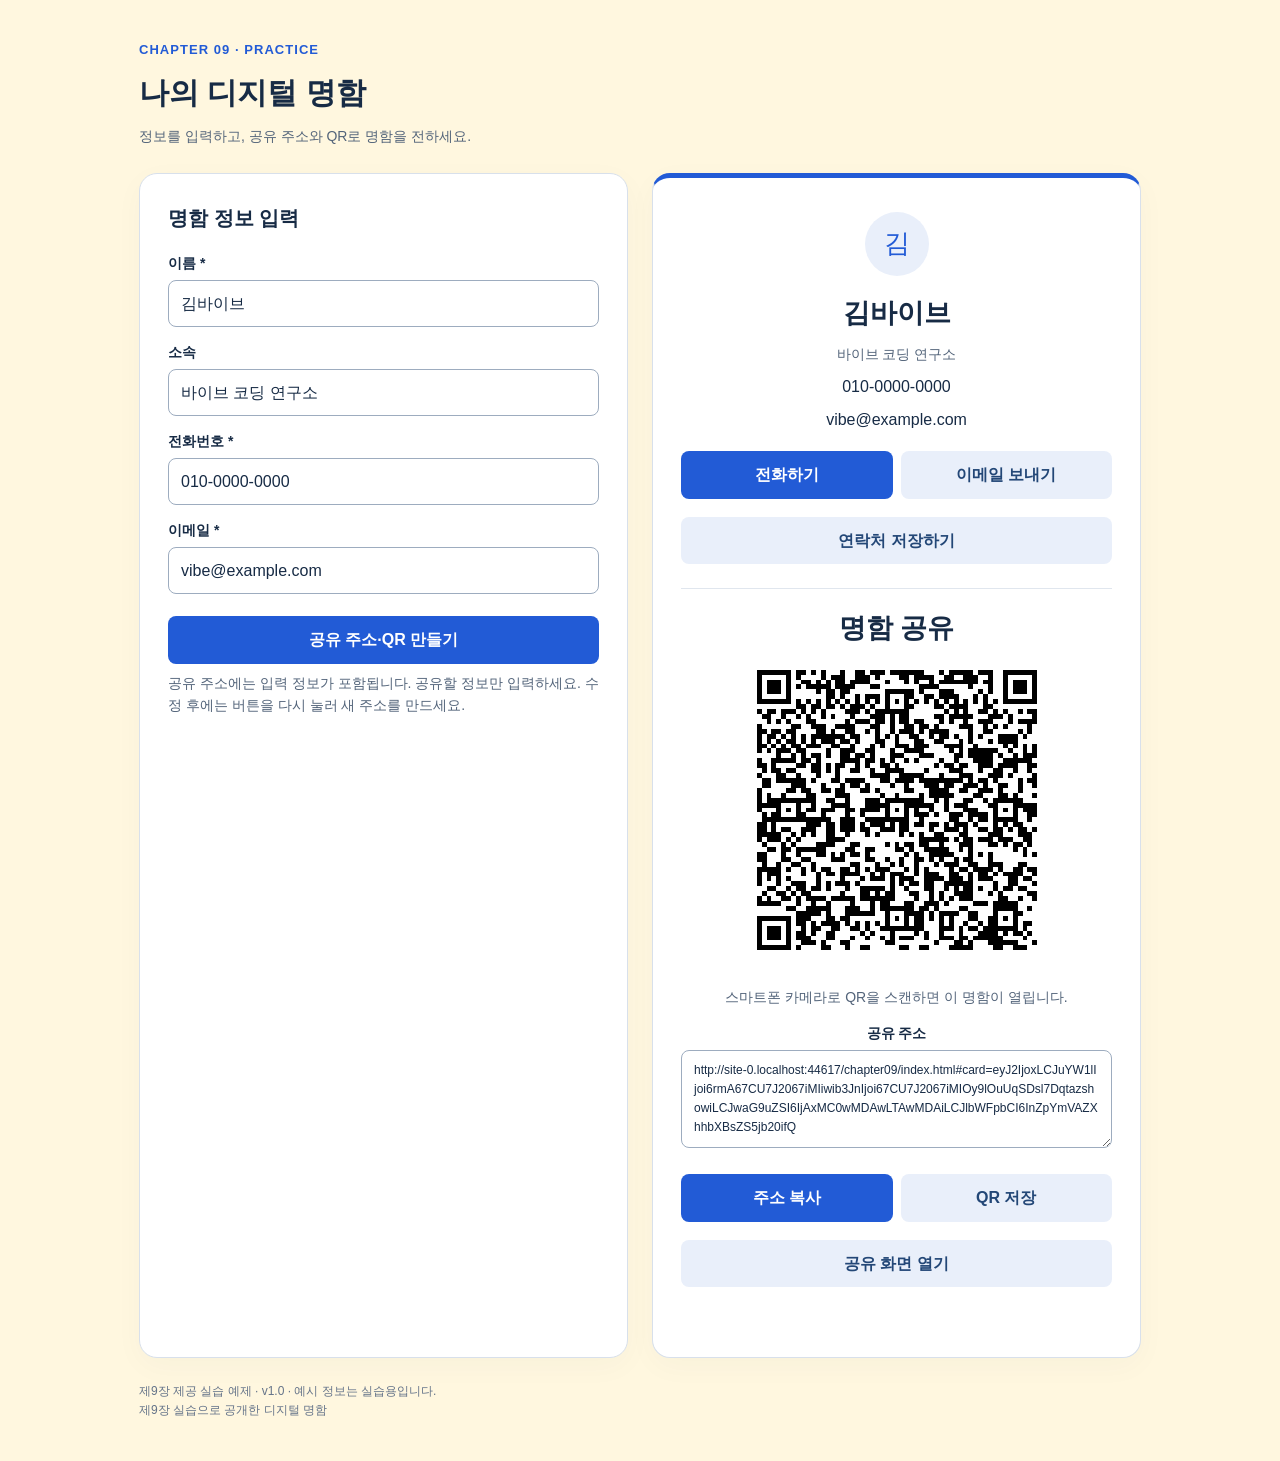
<file: chapter09/index.html>
<!doctype html>
<html lang="ko">
<head>
<meta charset="utf-8">
<meta name="viewport" content="width=device-width,initial-scale=1">
<title>나의 디지털 명함 | 제9장 실습</title>
<style>
:root{
color-scheme:light;
--viewer-bg:#fff7df;
--ink:#172b45;
--accent:#225bd6}
*{
box-sizing:border-box}
body{
margin:0;
background:var(--viewer-bg);
color:var(--ink);
font-family:Arial,"Malgun Gothic",sans-serif;
line-height:1.6}
main{
max-width:1050px;
margin:40px auto;
padding:0 24px}
header{
margin-bottom:26px}
.eyebrow{
font-size:13px;
font-weight:700;
color:var(--accent);
letter-spacing:.08em}
h1{
font-size:30px;
margin:8px 0}
h2{
font-size:20px;
margin:0 0 18px}
p{
margin:8px 0}
.muted{
color:#53647a;
font-size:14px}
.layout{
display:grid;
grid-template-columns:1fr 1fr;
gap:24px}
.panel{
background:white;
padding:28px;
border:1px solid #d8e0eb;
border-radius:18px;
box-shadow:0 8px 30px #20305008}
label{
display:block;
font-size:14px;
font-weight:700;
margin:14px 0 5px}
input,textarea{
font:inherit;
width:100%;
padding:10px 12px;
border:1px solid #9dacbf;
border-radius:8px;
background:white;
color:var(--ink)}
textarea{
font-size:12px;
resize:vertical;
word-break:break-all}
button,.button{
font:inherit;
cursor:pointer;
border:0;
border-radius:8px;
padding:11px 16px;
background:var(--accent);
color:white;
text-decoration:none;
display:inline-block;
text-align:center;
font-weight:700}
button:disabled{
opacity:.45;
cursor:default}
.secondary{
background:#e9effa;
color:#234777}
.actions{
display:flex;
flex-wrap:wrap;
gap:8px;
margin-top:18px}
.actions>*{
flex:1}
form>button{
width:100%;
margin-top:22px}
.card{
text-align:center;
border-top:5px solid var(--accent)}
.avatar{
display:grid;
place-items:center;
width:64px;
height:64px;
background:#e9effa;
color:var(--accent);
border-radius:50%;
font-size:26px;
margin:6px auto 16px}
.card h2{
font-size:27px;
margin:0}
.contact{
overflow-wrap:anywhere}
.qrbox{
text-align:center;
margin-top:24px;
border-top:1px solid #e0e6ee;
padding-top:18px}
canvas{
max-width:100%;
height:auto;
image-rendering:pixelated}
#status{
min-height:26px;
font-size:14px;
color:#225035}
#error{
color:#a22222;
background:#fff0ef;
padding:12px;
border-radius:8px}
footer{
font-size:12px;
color:#647389;
margin:24px 0}
body.viewer main{
max-width:580px}
body.viewer .layout{
display:block}
[hidden]{
display:none!important}
:focus-visible{
outline:3px solid #ef9c00;
outline-offset:3px}
@media(max-width:700px){
main{
margin:24px auto;
padding:0 16px}
.layout{
grid-template-columns:1fr}
.panel{
padding:22px}
h1{
font-size:25px}
.actions{
flex-direction:column}
}
</style>
</head>
<body>
<main>
<header>
<div class="eyebrow">CHAPTER 09 · PRACTICE</div>
<h1>나의 디지털 명함</h1>
<p class="muted" id="lead">정보를 입력하고, 공유 주소와 QR로 명함을 전하세요.</p>
</header>
<p id="error" role="alert" hidden>
</p>
<div class="layout">
<section class="panel" id="editor">
<h2>명함 정보 입력</h2>
<form id="form">
<label for="name">이름 *</label>
<input id="name" name="name" maxlength="30" required autocomplete="name" value="김바이브">
<label for="org">소속</label>
<input id="org" name="org" maxlength="50" autocomplete="organization" value="바이브 코딩 연구소">
<label for="phone">전화번호 *</label>
<input id="phone" name="phone" type="tel" maxlength="25" required pattern="[+0-9() .-]{7,25}" autocomplete="tel" value="010-0000-0000">
<label for="email">이메일 *</label>
<input id="email" name="email" type="email" maxlength="80" required autocomplete="email" value="vibe@example.com">
<button type="submit">공유 주소·QR 만들기</button>
</form>
<p class="muted">공유 주소에는 입력 정보가 포함됩니다. 공유할 정보만 입력하세요. 수정 후에는 버튼을 다시 눌러 새 주소를 만드세요.</p>
</section>
<section class="panel card" aria-label="명함 미리보기">
<div class="avatar" id="initial">김</div>
<h2 id="cardName">
</h2>
<p id="cardOrg" class="muted">
</p>
<p id="cardPhone" class="contact">
</p>
<p id="cardEmail" class="contact">
</p>
<div class="actions">
<a id="call" class="button">전화하기</a>
<a id="mail" class="button secondary">이메일 보내기</a>
</div>
<div class="actions">
<button id="vcard" class="secondary">연락처 저장하기</button>
</div>
<div class="qrbox">
<h2>명함 공유</h2>
<canvas id="qr" aria-label="명함 공유 주소 QR 코드" role="img">
</canvas>
<p id="localNote" class="muted">
</p>
<label for="share">공유 주소</label>
<textarea id="share" rows="4" readonly>
</textarea>
<div class="actions">
<button id="copy">주소 복사</button>
<button id="png" class="secondary">QR 저장</button>
</div>
<div class="actions">
<a id="open" class="button secondary" target="_blank" rel="noopener">공유 화면 열기</a>
<button id="edit" class="secondary" hidden>정보 수정</button>
</div>
</div>
<p id="status" role="status" aria-live="polite">
</p>
</section>
</div>
<footer>제9장 제공 실습 예제 · v1.0 · 예시 정보는 실습용입니다.<br>제9장 실습으로 공개한 디지털 명함</footer>
</main><script>
//---------------------------------------------------------------------
//
// QR Code Generator for JavaScript
//
// Copyright (c) 2009 Kazuhiko Arase
//
// URL: http://www.d-project.com/
//
// Licensed under the MIT license:
//  http://www.opensource.org/licenses/mit-license.php
//
// The word 'QR Code' is registered trademark of
// DENSO WAVE INCORPORATED
//  http://www.denso-wave.com/qrcode/faqpatent-e.html
//
//---------------------------------------------------------------------

var qrcode = function() {

  //---------------------------------------------------------------------
  // qrcode
  //---------------------------------------------------------------------

  /**
   * qrcode
   * @param typeNumber 1 to 40
   * @param errorCorrectionLevel 'L','M','Q','H'
   */
  var qrcode = function(typeNumber, errorCorrectionLevel) {

    var PAD0 = 0xEC;
    var PAD1 = 0x11;

    var _typeNumber = typeNumber;
    var _errorCorrectionLevel = QRErrorCorrectionLevel[errorCorrectionLevel];
    var _modules = null;
    var _moduleCount = 0;
    var _dataCache = null;
    var _dataList = [];

    var _this = {};

    var makeImpl = function(test, maskPattern) {

      _moduleCount = _typeNumber * 4 + 17;
      _modules = function(moduleCount) {
        var modules = new Array(moduleCount);
        for (var row = 0; row < moduleCount; row += 1) {
          modules[row] = new Array(moduleCount);
          for (var col = 0; col < moduleCount; col += 1) {
            modules[row][col] = null;
          }
        }
        return modules;
      }(_moduleCount);

      setupPositionProbePattern(0, 0);
      setupPositionProbePattern(_moduleCount - 7, 0);
      setupPositionProbePattern(0, _moduleCount - 7);
      setupPositionAdjustPattern();
      setupTimingPattern();
      setupTypeInfo(test, maskPattern);

      if (_typeNumber >= 7) {
        setupTypeNumber(test);
      }

      if (_dataCache == null) {
        _dataCache = createData(_typeNumber, _errorCorrectionLevel, _dataList);
      }

      mapData(_dataCache, maskPattern);
    };

    var setupPositionProbePattern = function(row, col) {

      for (var r = -1; r <= 7; r += 1) {

        if (row + r <= -1 || _moduleCount <= row + r) continue;

        for (var c = -1; c <= 7; c += 1) {

          if (col + c <= -1 || _moduleCount <= col + c) continue;

          if ( (0 <= r && r <= 6 && (c == 0 || c == 6) )
              || (0 <= c && c <= 6 && (r == 0 || r == 6) )
              || (2 <= r && r <= 4 && 2 <= c && c <= 4) ) {
            _modules[row + r][col + c] = true;
          } else {
            _modules[row + r][col + c] = false;
          }
        }
      }
    };

    var getBestMaskPattern = function() {

      var minLostPoint = 0;
      var pattern = 0;

      for (var i = 0; i < 8; i += 1) {

        makeImpl(true, i);

        var lostPoint = QRUtil.getLostPoint(_this);

        if (i == 0 || minLostPoint > lostPoint) {
          minLostPoint = lostPoint;
          pattern = i;
        }
      }

      return pattern;
    };

    var setupTimingPattern = function() {

      for (var r = 8; r < _moduleCount - 8; r += 1) {
        if (_modules[r][6] != null) {
          continue;
        }
        _modules[r][6] = (r % 2 == 0);
      }

      for (var c = 8; c < _moduleCount - 8; c += 1) {
        if (_modules[6][c] != null) {
          continue;
        }
        _modules[6][c] = (c % 2 == 0);
      }
    };

    var setupPositionAdjustPattern = function() {

      var pos = QRUtil.getPatternPosition(_typeNumber);

      for (var i = 0; i < pos.length; i += 1) {

        for (var j = 0; j < pos.length; j += 1) {

          var row = pos[i];
          var col = pos[j];

          if (_modules[row][col] != null) {
            continue;
          }

          for (var r = -2; r <= 2; r += 1) {

            for (var c = -2; c <= 2; c += 1) {

              if (r == -2 || r == 2 || c == -2 || c == 2
                  || (r == 0 && c == 0) ) {
                _modules[row + r][col + c] = true;
              } else {
                _modules[row + r][col + c] = false;
              }
            }
          }
        }
      }
    };

    var setupTypeNumber = function(test) {

      var bits = QRUtil.getBCHTypeNumber(_typeNumber);

      for (var i = 0; i < 18; i += 1) {
        var mod = (!test && ( (bits >> i) & 1) == 1);
        _modules[Math.floor(i / 3)][i % 3 + _moduleCount - 8 - 3] = mod;
      }

      for (var i = 0; i < 18; i += 1) {
        var mod = (!test && ( (bits >> i) & 1) == 1);
        _modules[i % 3 + _moduleCount - 8 - 3][Math.floor(i / 3)] = mod;
      }
    };

    var setupTypeInfo = function(test, maskPattern) {

      var data = (_errorCorrectionLevel << 3) | maskPattern;
      var bits = QRUtil.getBCHTypeInfo(data);

      // vertical
      for (var i = 0; i < 15; i += 1) {

        var mod = (!test && ( (bits >> i) & 1) == 1);

        if (i < 6) {
          _modules[i][8] = mod;
        } else if (i < 8) {
          _modules[i + 1][8] = mod;
        } else {
          _modules[_moduleCount - 15 + i][8] = mod;
        }
      }

      // horizontal
      for (var i = 0; i < 15; i += 1) {

        var mod = (!test && ( (bits >> i) & 1) == 1);

        if (i < 8) {
          _modules[8][_moduleCount - i - 1] = mod;
        } else if (i < 9) {
          _modules[8][15 - i - 1 + 1] = mod;
        } else {
          _modules[8][15 - i - 1] = mod;
        }
      }

      // fixed module
      _modules[_moduleCount - 8][8] = (!test);
    };

    var mapData = function(data, maskPattern) {

      var inc = -1;
      var row = _moduleCount - 1;
      var bitIndex = 7;
      var byteIndex = 0;
      var maskFunc = QRUtil.getMaskFunction(maskPattern);

      for (var col = _moduleCount - 1; col > 0; col -= 2) {

        if (col == 6) col -= 1;

        while (true) {

          for (var c = 0; c < 2; c += 1) {

            if (_modules[row][col - c] == null) {

              var dark = false;

              if (byteIndex < data.length) {
                dark = ( ( (data[byteIndex] >>> bitIndex) & 1) == 1);
              }

              var mask = maskFunc(row, col - c);

              if (mask) {
                dark = !dark;
              }

              _modules[row][col - c] = dark;
              bitIndex -= 1;

              if (bitIndex == -1) {
                byteIndex += 1;
                bitIndex = 7;
              }
            }
          }

          row += inc;

          if (row < 0 || _moduleCount <= row) {
            row -= inc;
            inc = -inc;
            break;
          }
        }
      }
    };

    var createBytes = function(buffer, rsBlocks) {

      var offset = 0;

      var maxDcCount = 0;
      var maxEcCount = 0;

      var dcdata = new Array(rsBlocks.length);
      var ecdata = new Array(rsBlocks.length);

      for (var r = 0; r < rsBlocks.length; r += 1) {

        var dcCount = rsBlocks[r].dataCount;
        var ecCount = rsBlocks[r].totalCount - dcCount;

        maxDcCount = Math.max(maxDcCount, dcCount);
        maxEcCount = Math.max(maxEcCount, ecCount);

        dcdata[r] = new Array(dcCount);

        for (var i = 0; i < dcdata[r].length; i += 1) {
          dcdata[r][i] = 0xff & buffer.getBuffer()[i + offset];
        }
        offset += dcCount;

        var rsPoly = QRUtil.getErrorCorrectPolynomial(ecCount);
        var rawPoly = qrPolynomial(dcdata[r], rsPoly.getLength() - 1);

        var modPoly = rawPoly.mod(rsPoly);
        ecdata[r] = new Array(rsPoly.getLength() - 1);
        for (var i = 0; i < ecdata[r].length; i += 1) {
          var modIndex = i + modPoly.getLength() - ecdata[r].length;
          ecdata[r][i] = (modIndex >= 0)? modPoly.getAt(modIndex) : 0;
        }
      }

      var totalCodeCount = 0;
      for (var i = 0; i < rsBlocks.length; i += 1) {
        totalCodeCount += rsBlocks[i].totalCount;
      }

      var data = new Array(totalCodeCount);
      var index = 0;

      for (var i = 0; i < maxDcCount; i += 1) {
        for (var r = 0; r < rsBlocks.length; r += 1) {
          if (i < dcdata[r].length) {
            data[index] = dcdata[r][i];
            index += 1;
          }
        }
      }

      for (var i = 0; i < maxEcCount; i += 1) {
        for (var r = 0; r < rsBlocks.length; r += 1) {
          if (i < ecdata[r].length) {
            data[index] = ecdata[r][i];
            index += 1;
          }
        }
      }

      return data;
    };

    var createData = function(typeNumber, errorCorrectionLevel, dataList) {

      var rsBlocks = QRRSBlock.getRSBlocks(typeNumber, errorCorrectionLevel);

      var buffer = qrBitBuffer();

      for (var i = 0; i < dataList.length; i += 1) {
        var data = dataList[i];
        buffer.put(data.getMode(), 4);
        buffer.put(data.getLength(), QRUtil.getLengthInBits(data.getMode(), typeNumber) );
        data.write(buffer);
      }

      // calc num max data.
      var totalDataCount = 0;
      for (var i = 0; i < rsBlocks.length; i += 1) {
        totalDataCount += rsBlocks[i].dataCount;
      }

      if (buffer.getLengthInBits() > totalDataCount * 8) {
        throw 'code length overflow. ('
          + buffer.getLengthInBits()
          + '>'
          + totalDataCount * 8
          + ')';
      }

      // end code
      if (buffer.getLengthInBits() + 4 <= totalDataCount * 8) {
        buffer.put(0, 4);
      }

      // padding
      while (buffer.getLengthInBits() % 8 != 0) {
        buffer.putBit(false);
      }

      // padding
      while (true) {

        if (buffer.getLengthInBits() >= totalDataCount * 8) {
          break;
        }
        buffer.put(PAD0, 8);

        if (buffer.getLengthInBits() >= totalDataCount * 8) {
          break;
        }
        buffer.put(PAD1, 8);
      }

      return createBytes(buffer, rsBlocks);
    };

    _this.addData = function(data, mode) {

      mode = mode || 'Byte';

      var newData = null;

      switch(mode) {
      case 'Numeric' :
        newData = qrNumber(data);
        break;
      case 'Alphanumeric' :
        newData = qrAlphaNum(data);
        break;
      case 'Byte' :
        newData = qr8BitByte(data);
        break;
      case 'Kanji' :
        newData = qrKanji(data);
        break;
      default :
        throw 'mode:' + mode;
      }

      _dataList.push(newData);
      _dataCache = null;
    };

    _this.isDark = function(row, col) {
      if (row < 0 || _moduleCount <= row || col < 0 || _moduleCount <= col) {
        throw row + ',' + col;
      }
      return _modules[row][col];
    };

    _this.getModuleCount = function() {
      return _moduleCount;
    };

    _this.make = function() {
      if (_typeNumber < 1) {
        var typeNumber = 1;

        for (; typeNumber < 40; typeNumber++) {
          var rsBlocks = QRRSBlock.getRSBlocks(typeNumber, _errorCorrectionLevel);
          var buffer = qrBitBuffer();

          for (var i = 0; i < _dataList.length; i++) {
            var data = _dataList[i];
            buffer.put(data.getMode(), 4);
            buffer.put(data.getLength(), QRUtil.getLengthInBits(data.getMode(), typeNumber) );
            data.write(buffer);
          }

          var totalDataCount = 0;
          for (var i = 0; i < rsBlocks.length; i++) {
            totalDataCount += rsBlocks[i].dataCount;
          }

          if (buffer.getLengthInBits() <= totalDataCount * 8) {
            break;
          }
        }

        _typeNumber = typeNumber;
      }

      makeImpl(false, getBestMaskPattern() );
    };

    _this.createTableTag = function(cellSize, margin) {

      cellSize = cellSize || 2;
      margin = (typeof margin == 'undefined')? cellSize * 4 : margin;

      var qrHtml = '';

      qrHtml += '<table style="';
      qrHtml += ' border-width: 0px; border-style: none;';
      qrHtml += ' border-collapse: collapse;';
      qrHtml += ' padding: 0px; margin: ' + margin + 'px;';
      qrHtml += '">';
      qrHtml += '<tbody>';

      for (var r = 0; r < _this.getModuleCount(); r += 1) {

        qrHtml += '<tr>';

        for (var c = 0; c < _this.getModuleCount(); c += 1) {
          qrHtml += '<td style="';
          qrHtml += ' border-width: 0px; border-style: none;';
          qrHtml += ' border-collapse: collapse;';
          qrHtml += ' padding: 0px; margin: 0px;';
          qrHtml += ' width: ' + cellSize + 'px;';
          qrHtml += ' height: ' + cellSize + 'px;';
          qrHtml += ' background-color: ';
          qrHtml += _this.isDark(r, c)? '#000000' : '#ffffff';
          qrHtml += ';';
          qrHtml += '"/>';
        }

        qrHtml += '</tr>';
      }

      qrHtml += '</tbody>';
      qrHtml += '</table>';

      return qrHtml;
    };

    _this.createSvgTag = function(cellSize, margin, alt, title) {

      var opts = {};
      if (typeof arguments[0] == 'object') {
        // Called by options.
        opts = arguments[0];
        // overwrite cellSize and margin.
        cellSize = opts.cellSize;
        margin = opts.margin;
        alt = opts.alt;
        title = opts.title;
      }

      cellSize = cellSize || 2;
      margin = (typeof margin == 'undefined')? cellSize * 4 : margin;

      // Compose alt property surrogate
      alt = (typeof alt === 'string') ? {text: alt} : alt || {};
      alt.text = alt.text || null;
      alt.id = (alt.text) ? alt.id || 'qrcode-description' : null;

      // Compose title property surrogate
      title = (typeof title === 'string') ? {text: title} : title || {};
      title.text = title.text || null;
      title.id = (title.text) ? title.id || 'qrcode-title' : null;

      var size = _this.getModuleCount() * cellSize + margin * 2;
      var c, mc, r, mr, qrSvg='', rect;

      rect = 'l' + cellSize + ',0 0,' + cellSize +
        ' -' + cellSize + ',0 0,-' + cellSize + 'z ';

      qrSvg += '<svg version="1.1" xmlns="http://www.w3.org/2000/svg"';
      qrSvg += !opts.scalable ? ' width="' + size + 'px" height="' + size + 'px"' : '';
      qrSvg += ' viewBox="0 0 ' + size + ' ' + size + '" ';
      qrSvg += ' preserveAspectRatio="xMinYMin meet"';
      qrSvg += (title.text || alt.text) ? ' role="img" aria-labelledby="' +
          escapeXml([title.id, alt.id].join(' ').trim() ) + '"' : '';
      qrSvg += '>';
      qrSvg += (title.text) ? '<title id="' + escapeXml(title.id) + '">' +
          escapeXml(title.text) + '</title>' : '';
      qrSvg += (alt.text) ? '<description id="' + escapeXml(alt.id) + '">' +
          escapeXml(alt.text) + '</description>' : '';
      qrSvg += '<rect width="100%" height="100%" fill="white" cx="0" cy="0"/>';
      qrSvg += '<path d="';

      for (r = 0; r < _this.getModuleCount(); r += 1) {
        mr = r * cellSize + margin;
        for (c = 0; c < _this.getModuleCount(); c += 1) {
          if (_this.isDark(r, c) ) {
            mc = c*cellSize+margin;
            qrSvg += 'M' + mc + ',' + mr + rect;
          }
        }
      }

      qrSvg += '" stroke="transparent" fill="black"/>';
      qrSvg += '</svg>';

      return qrSvg;
    };

    _this.createDataURL = function(cellSize, margin) {

      cellSize = cellSize || 2;
      margin = (typeof margin == 'undefined')? cellSize * 4 : margin;

      var size = _this.getModuleCount() * cellSize + margin * 2;
      var min = margin;
      var max = size - margin;

      return createDataURL(size, size, function(x, y) {
        if (min <= x && x < max && min <= y && y < max) {
          var c = Math.floor( (x - min) / cellSize);
          var r = Math.floor( (y - min) / cellSize);
          return _this.isDark(r, c)? 0 : 1;
        } else {
          return 1;
        }
      } );
    };

    _this.createImgTag = function(cellSize, margin, alt) {

      cellSize = cellSize || 2;
      margin = (typeof margin == 'undefined')? cellSize * 4 : margin;

      var size = _this.getModuleCount() * cellSize + margin * 2;

      var img = '';
      img += '<img';
      img += '\u0020src="';
      img += _this.createDataURL(cellSize, margin);
      img += '"';
      img += '\u0020width="';
      img += size;
      img += '"';
      img += '\u0020height="';
      img += size;
      img += '"';
      if (alt) {
        img += '\u0020alt="';
        img += escapeXml(alt);
        img += '"';
      }
      img += '/>';

      return img;
    };

    var escapeXml = function(s) {
      var escaped = '';
      for (var i = 0; i < s.length; i += 1) {
        var c = s.charAt(i);
        switch(c) {
        case '<': escaped += '&lt;'; break;
        case '>': escaped += '&gt;'; break;
        case '&': escaped += '&amp;'; break;
        case '"': escaped += '&quot;'; break;
        default : escaped += c; break;
        }
      }
      return escaped;
    };

    var _createHalfASCII = function(margin) {
      var cellSize = 1;
      margin = (typeof margin == 'undefined')? cellSize * 2 : margin;

      var size = _this.getModuleCount() * cellSize + margin * 2;
      var min = margin;
      var max = size - margin;

      var y, x, r1, r2, p;

      var blocks = {
        '██': '█',
        '█ ': '▀',
        ' █': '▄',
        '  ': ' '
      };

      var blocksLastLineNoMargin = {
        '██': '▀',
        '█ ': '▀',
        ' █': ' ',
        '  ': ' '
      };

      var ascii = '';
      for (y = 0; y < size; y += 2) {
        r1 = Math.floor((y - min) / cellSize);
        r2 = Math.floor((y + 1 - min) / cellSize);
        for (x = 0; x < size; x += 1) {
          p = '█';

          if (min <= x && x < max && min <= y && y < max && _this.isDark(r1, Math.floor((x - min) / cellSize))) {
            p = ' ';
          }

          if (min <= x && x < max && min <= y+1 && y+1 < max && _this.isDark(r2, Math.floor((x - min) / cellSize))) {
            p += ' ';
          }
          else {
            p += '█';
          }

          // Output 2 characters per pixel, to create full square. 1 character per pixels gives only half width of square.
          ascii += (margin < 1 && y+1 >= max) ? blocksLastLineNoMargin[p] : blocks[p];
        }

        ascii += '\n';
      }

      if (size % 2 && margin > 0) {
        return ascii.substring(0, ascii.length - size - 1) + Array(size+1).join('▀');
      }

      return ascii.substring(0, ascii.length-1);
    };

    _this.createASCII = function(cellSize, margin) {
      cellSize = cellSize || 1;

      if (cellSize < 2) {
        return _createHalfASCII(margin);
      }

      cellSize -= 1;
      margin = (typeof margin == 'undefined')? cellSize * 2 : margin;

      var size = _this.getModuleCount() * cellSize + margin * 2;
      var min = margin;
      var max = size - margin;

      var y, x, r, p;

      var white = Array(cellSize+1).join('██');
      var black = Array(cellSize+1).join('  ');

      var ascii = '';
      var line = '';
      for (y = 0; y < size; y += 1) {
        r = Math.floor( (y - min) / cellSize);
        line = '';
        for (x = 0; x < size; x += 1) {
          p = 1;

          if (min <= x && x < max && min <= y && y < max && _this.isDark(r, Math.floor((x - min) / cellSize))) {
            p = 0;
          }

          // Output 2 characters per pixel, to create full square. 1 character per pixels gives only half width of square.
          line += p ? white : black;
        }

        for (r = 0; r < cellSize; r += 1) {
          ascii += line + '\n';
        }
      }

      return ascii.substring(0, ascii.length-1);
    };

    _this.renderTo2dContext = function(context, cellSize) {
      cellSize = cellSize || 2;
      var length = _this.getModuleCount();
      for (var row = 0; row < length; row++) {
        for (var col = 0; col < length; col++) {
          context.fillStyle = _this.isDark(row, col) ? 'black' : 'white';
          context.fillRect(row * cellSize, col * cellSize, cellSize, cellSize);
        }
      }
    }

    return _this;
  };

  //---------------------------------------------------------------------
  // qrcode.stringToBytes
  //---------------------------------------------------------------------

  qrcode.stringToBytesFuncs = {
    'default' : function(s) {
      var bytes = [];
      for (var i = 0; i < s.length; i += 1) {
        var c = s.charCodeAt(i);
        bytes.push(c & 0xff);
      }
      return bytes;
    }
  };

  qrcode.stringToBytes = qrcode.stringToBytesFuncs['default'];

  //---------------------------------------------------------------------
  // qrcode.createStringToBytes
  //---------------------------------------------------------------------

  /**
   * @param unicodeData base64 string of byte array.
   * [16bit Unicode],[16bit Bytes], ...
   * @param numChars
   */
  qrcode.createStringToBytes = function(unicodeData, numChars) {

    // create conversion map.

    var unicodeMap = function() {

      var bin = base64DecodeInputStream(unicodeData);
      var read = function() {
        var b = bin.read();
        if (b == -1) throw 'eof';
        return b;
      };

      var count = 0;
      var unicodeMap = {};
      while (true) {
        var b0 = bin.read();
        if (b0 == -1) break;
        var b1 = read();
        var b2 = read();
        var b3 = read();
        var k = String.fromCharCode( (b0 << 8) | b1);
        var v = (b2 << 8) | b3;
        unicodeMap[k] = v;
        count += 1;
      }
      if (count != numChars) {
        throw count + ' != ' + numChars;
      }

      return unicodeMap;
    }();

    var unknownChar = '?'.charCodeAt(0);

    return function(s) {
      var bytes = [];
      for (var i = 0; i < s.length; i += 1) {
        var c = s.charCodeAt(i);
        if (c < 128) {
          bytes.push(c);
        } else {
          var b = unicodeMap[s.charAt(i)];
          if (typeof b == 'number') {
            if ( (b & 0xff) == b) {
              // 1byte
              bytes.push(b);
            } else {
              // 2bytes
              bytes.push(b >>> 8);
              bytes.push(b & 0xff);
            }
          } else {
            bytes.push(unknownChar);
          }
        }
      }
      return bytes;
    };
  };

  //---------------------------------------------------------------------
  // QRMode
  //---------------------------------------------------------------------

  var QRMode = {
    MODE_NUMBER :    1 << 0,
    MODE_ALPHA_NUM : 1 << 1,
    MODE_8BIT_BYTE : 1 << 2,
    MODE_KANJI :     1 << 3
  };

  //---------------------------------------------------------------------
  // QRErrorCorrectionLevel
  //---------------------------------------------------------------------

  var QRErrorCorrectionLevel = {
    L : 1,
    M : 0,
    Q : 3,
    H : 2
  };

  //---------------------------------------------------------------------
  // QRMaskPattern
  //---------------------------------------------------------------------

  var QRMaskPattern = {
    PATTERN000 : 0,
    PATTERN001 : 1,
    PATTERN010 : 2,
    PATTERN011 : 3,
    PATTERN100 : 4,
    PATTERN101 : 5,
    PATTERN110 : 6,
    PATTERN111 : 7
  };

  //---------------------------------------------------------------------
  // QRUtil
  //---------------------------------------------------------------------

  var QRUtil = function() {

    var PATTERN_POSITION_TABLE = [
      [],
      [6, 18],
      [6, 22],
      [6, 26],
      [6, 30],
      [6, 34],
      [6, 22, 38],
      [6, 24, 42],
      [6, 26, 46],
      [6, 28, 50],
      [6, 30, 54],
      [6, 32, 58],
      [6, 34, 62],
      [6, 26, 46, 66],
      [6, 26, 48, 70],
      [6, 26, 50, 74],
      [6, 30, 54, 78],
      [6, 30, 56, 82],
      [6, 30, 58, 86],
      [6, 34, 62, 90],
      [6, 28, 50, 72, 94],
      [6, 26, 50, 74, 98],
      [6, 30, 54, 78, 102],
      [6, 28, 54, 80, 106],
      [6, 32, 58, 84, 110],
      [6, 30, 58, 86, 114],
      [6, 34, 62, 90, 118],
      [6, 26, 50, 74, 98, 122],
      [6, 30, 54, 78, 102, 126],
      [6, 26, 52, 78, 104, 130],
      [6, 30, 56, 82, 108, 134],
      [6, 34, 60, 86, 112, 138],
      [6, 30, 58, 86, 114, 142],
      [6, 34, 62, 90, 118, 146],
      [6, 30, 54, 78, 102, 126, 150],
      [6, 24, 50, 76, 102, 128, 154],
      [6, 28, 54, 80, 106, 132, 158],
      [6, 32, 58, 84, 110, 136, 162],
      [6, 26, 54, 82, 110, 138, 166],
      [6, 30, 58, 86, 114, 142, 170]
    ];
    var G15 = (1 << 10) | (1 << 8) | (1 << 5) | (1 << 4) | (1 << 2) | (1 << 1) | (1 << 0);
    var G18 = (1 << 12) | (1 << 11) | (1 << 10) | (1 << 9) | (1 << 8) | (1 << 5) | (1 << 2) | (1 << 0);
    var G15_MASK = (1 << 14) | (1 << 12) | (1 << 10) | (1 << 4) | (1 << 1);

    var _this = {};

    var getBCHDigit = function(data) {
      var digit = 0;
      while (data != 0) {
        digit += 1;
        data >>>= 1;
      }
      return digit;
    };

    _this.getBCHTypeInfo = function(data) {
      var d = data << 10;
      while (getBCHDigit(d) - getBCHDigit(G15) >= 0) {
        d ^= (G15 << (getBCHDigit(d) - getBCHDigit(G15) ) );
      }
      return ( (data << 10) | d) ^ G15_MASK;
    };

    _this.getBCHTypeNumber = function(data) {
      var d = data << 12;
      while (getBCHDigit(d) - getBCHDigit(G18) >= 0) {
        d ^= (G18 << (getBCHDigit(d) - getBCHDigit(G18) ) );
      }
      return (data << 12) | d;
    };

    _this.getPatternPosition = function(typeNumber) {
      return PATTERN_POSITION_TABLE[typeNumber - 1];
    };

    _this.getMaskFunction = function(maskPattern) {

      switch (maskPattern) {

      case QRMaskPattern.PATTERN000 :
        return function(i, j) { return (i + j) % 2 == 0; };
      case QRMaskPattern.PATTERN001 :
        return function(i, j) { return i % 2 == 0; };
      case QRMaskPattern.PATTERN010 :
        return function(i, j) { return j % 3 == 0; };
      case QRMaskPattern.PATTERN011 :
        return function(i, j) { return (i + j) % 3 == 0; };
      case QRMaskPattern.PATTERN100 :
        return function(i, j) { return (Math.floor(i / 2) + Math.floor(j / 3) ) % 2 == 0; };
      case QRMaskPattern.PATTERN101 :
        return function(i, j) { return (i * j) % 2 + (i * j) % 3 == 0; };
      case QRMaskPattern.PATTERN110 :
        return function(i, j) { return ( (i * j) % 2 + (i * j) % 3) % 2 == 0; };
      case QRMaskPattern.PATTERN111 :
        return function(i, j) { return ( (i * j) % 3 + (i + j) % 2) % 2 == 0; };

      default :
        throw 'bad maskPattern:' + maskPattern;
      }
    };

    _this.getErrorCorrectPolynomial = function(errorCorrectLength) {
      var a = qrPolynomial([1], 0);
      for (var i = 0; i < errorCorrectLength; i += 1) {
        a = a.multiply(qrPolynomial([1, QRMath.gexp(i)], 0) );
      }
      return a;
    };

    _this.getLengthInBits = function(mode, type) {

      if (1 <= type && type < 10) {

        // 1 - 9

        switch(mode) {
        case QRMode.MODE_NUMBER    : return 10;
        case QRMode.MODE_ALPHA_NUM : return 9;
        case QRMode.MODE_8BIT_BYTE : return 8;
        case QRMode.MODE_KANJI     : return 8;
        default :
          throw 'mode:' + mode;
        }

      } else if (type < 27) {

        // 10 - 26

        switch(mode) {
        case QRMode.MODE_NUMBER    : return 12;
        case QRMode.MODE_ALPHA_NUM : return 11;
        case QRMode.MODE_8BIT_BYTE : return 16;
        case QRMode.MODE_KANJI     : return 10;
        default :
          throw 'mode:' + mode;
        }

      } else if (type < 41) {

        // 27 - 40

        switch(mode) {
        case QRMode.MODE_NUMBER    : return 14;
        case QRMode.MODE_ALPHA_NUM : return 13;
        case QRMode.MODE_8BIT_BYTE : return 16;
        case QRMode.MODE_KANJI     : return 12;
        default :
          throw 'mode:' + mode;
        }

      } else {
        throw 'type:' + type;
      }
    };

    _this.getLostPoint = function(qrcode) {

      var moduleCount = qrcode.getModuleCount();

      var lostPoint = 0;

      // LEVEL1

      for (var row = 0; row < moduleCount; row += 1) {
        for (var col = 0; col < moduleCount; col += 1) {

          var sameCount = 0;
          var dark = qrcode.isDark(row, col);

          for (var r = -1; r <= 1; r += 1) {

            if (row + r < 0 || moduleCount <= row + r) {
              continue;
            }

            for (var c = -1; c <= 1; c += 1) {

              if (col + c < 0 || moduleCount <= col + c) {
                continue;
              }

              if (r == 0 && c == 0) {
                continue;
              }

              if (dark == qrcode.isDark(row + r, col + c) ) {
                sameCount += 1;
              }
            }
          }

          if (sameCount > 5) {
            lostPoint += (3 + sameCount - 5);
          }
        }
      };

      // LEVEL2

      for (var row = 0; row < moduleCount - 1; row += 1) {
        for (var col = 0; col < moduleCount - 1; col += 1) {
          var count = 0;
          if (qrcode.isDark(row, col) ) count += 1;
          if (qrcode.isDark(row + 1, col) ) count += 1;
          if (qrcode.isDark(row, col + 1) ) count += 1;
          if (qrcode.isDark(row + 1, col + 1) ) count += 1;
          if (count == 0 || count == 4) {
            lostPoint += 3;
          }
        }
      }

      // LEVEL3

      for (var row = 0; row < moduleCount; row += 1) {
        for (var col = 0; col < moduleCount - 6; col += 1) {
          if (qrcode.isDark(row, col)
              && !qrcode.isDark(row, col + 1)
              &&  qrcode.isDark(row, col + 2)
              &&  qrcode.isDark(row, col + 3)
              &&  qrcode.isDark(row, col + 4)
              && !qrcode.isDark(row, col + 5)
              &&  qrcode.isDark(row, col + 6) ) {
            lostPoint += 40;
          }
        }
      }

      for (var col = 0; col < moduleCount; col += 1) {
        for (var row = 0; row < moduleCount - 6; row += 1) {
          if (qrcode.isDark(row, col)
              && !qrcode.isDark(row + 1, col)
              &&  qrcode.isDark(row + 2, col)
              &&  qrcode.isDark(row + 3, col)
              &&  qrcode.isDark(row + 4, col)
              && !qrcode.isDark(row + 5, col)
              &&  qrcode.isDark(row + 6, col) ) {
            lostPoint += 40;
          }
        }
      }

      // LEVEL4

      var darkCount = 0;

      for (var col = 0; col < moduleCount; col += 1) {
        for (var row = 0; row < moduleCount; row += 1) {
          if (qrcode.isDark(row, col) ) {
            darkCount += 1;
          }
        }
      }

      var ratio = Math.abs(100 * darkCount / moduleCount / moduleCount - 50) / 5;
      lostPoint += ratio * 10;

      return lostPoint;
    };

    return _this;
  }();

  //---------------------------------------------------------------------
  // QRMath
  //---------------------------------------------------------------------

  var QRMath = function() {

    var EXP_TABLE = new Array(256);
    var LOG_TABLE = new Array(256);

    // initialize tables
    for (var i = 0; i < 8; i += 1) {
      EXP_TABLE[i] = 1 << i;
    }
    for (var i = 8; i < 256; i += 1) {
      EXP_TABLE[i] = EXP_TABLE[i - 4]
        ^ EXP_TABLE[i - 5]
        ^ EXP_TABLE[i - 6]
        ^ EXP_TABLE[i - 8];
    }
    for (var i = 0; i < 255; i += 1) {
      LOG_TABLE[EXP_TABLE[i] ] = i;
    }

    var _this = {};

    _this.glog = function(n) {

      if (n < 1) {
        throw 'glog(' + n + ')';
      }

      return LOG_TABLE[n];
    };

    _this.gexp = function(n) {

      while (n < 0) {
        n += 255;
      }

      while (n >= 256) {
        n -= 255;
      }

      return EXP_TABLE[n];
    };

    return _this;
  }();

  //---------------------------------------------------------------------
  // qrPolynomial
  //---------------------------------------------------------------------

  function qrPolynomial(num, shift) {

    if (typeof num.length == 'undefined') {
      throw num.length + '/' + shift;
    }

    var _num = function() {
      var offset = 0;
      while (offset < num.length && num[offset] == 0) {
        offset += 1;
      }
      var _num = new Array(num.length - offset + shift);
      for (var i = 0; i < num.length - offset; i += 1) {
        _num[i] = num[i + offset];
      }
      return _num;
    }();

    var _this = {};

    _this.getAt = function(index) {
      return _num[index];
    };

    _this.getLength = function() {
      return _num.length;
    };

    _this.multiply = function(e) {

      var num = new Array(_this.getLength() + e.getLength() - 1);

      for (var i = 0; i < _this.getLength(); i += 1) {
        for (var j = 0; j < e.getLength(); j += 1) {
          num[i + j] ^= QRMath.gexp(QRMath.glog(_this.getAt(i) ) + QRMath.glog(e.getAt(j) ) );
        }
      }

      return qrPolynomial(num, 0);
    };

    _this.mod = function(e) {

      if (_this.getLength() - e.getLength() < 0) {
        return _this;
      }

      var ratio = QRMath.glog(_this.getAt(0) ) - QRMath.glog(e.getAt(0) );

      var num = new Array(_this.getLength() );
      for (var i = 0; i < _this.getLength(); i += 1) {
        num[i] = _this.getAt(i);
      }

      for (var i = 0; i < e.getLength(); i += 1) {
        num[i] ^= QRMath.gexp(QRMath.glog(e.getAt(i) ) + ratio);
      }

      // recursive call
      return qrPolynomial(num, 0).mod(e);
    };

    return _this;
  };

  //---------------------------------------------------------------------
  // QRRSBlock
  //---------------------------------------------------------------------

  var QRRSBlock = function() {

    var RS_BLOCK_TABLE = [

      // L
      // M
      // Q
      // H

      // 1
      [1, 26, 19],
      [1, 26, 16],
      [1, 26, 13],
      [1, 26, 9],

      // 2
      [1, 44, 34],
      [1, 44, 28],
      [1, 44, 22],
      [1, 44, 16],

      // 3
      [1, 70, 55],
      [1, 70, 44],
      [2, 35, 17],
      [2, 35, 13],

      // 4
      [1, 100, 80],
      [2, 50, 32],
      [2, 50, 24],
      [4, 25, 9],

      // 5
      [1, 134, 108],
      [2, 67, 43],
      [2, 33, 15, 2, 34, 16],
      [2, 33, 11, 2, 34, 12],

      // 6
      [2, 86, 68],
      [4, 43, 27],
      [4, 43, 19],
      [4, 43, 15],

      // 7
      [2, 98, 78],
      [4, 49, 31],
      [2, 32, 14, 4, 33, 15],
      [4, 39, 13, 1, 40, 14],

      // 8
      [2, 121, 97],
      [2, 60, 38, 2, 61, 39],
      [4, 40, 18, 2, 41, 19],
      [4, 40, 14, 2, 41, 15],

      // 9
      [2, 146, 116],
      [3, 58, 36, 2, 59, 37],
      [4, 36, 16, 4, 37, 17],
      [4, 36, 12, 4, 37, 13],

      // 10
      [2, 86, 68, 2, 87, 69],
      [4, 69, 43, 1, 70, 44],
      [6, 43, 19, 2, 44, 20],
      [6, 43, 15, 2, 44, 16],

      // 11
      [4, 101, 81],
      [1, 80, 50, 4, 81, 51],
      [4, 50, 22, 4, 51, 23],
      [3, 36, 12, 8, 37, 13],

      // 12
      [2, 116, 92, 2, 117, 93],
      [6, 58, 36, 2, 59, 37],
      [4, 46, 20, 6, 47, 21],
      [7, 42, 14, 4, 43, 15],

      // 13
      [4, 133, 107],
      [8, 59, 37, 1, 60, 38],
      [8, 44, 20, 4, 45, 21],
      [12, 33, 11, 4, 34, 12],

      // 14
      [3, 145, 115, 1, 146, 116],
      [4, 64, 40, 5, 65, 41],
      [11, 36, 16, 5, 37, 17],
      [11, 36, 12, 5, 37, 13],

      // 15
      [5, 109, 87, 1, 110, 88],
      [5, 65, 41, 5, 66, 42],
      [5, 54, 24, 7, 55, 25],
      [11, 36, 12, 7, 37, 13],

      // 16
      [5, 122, 98, 1, 123, 99],
      [7, 73, 45, 3, 74, 46],
      [15, 43, 19, 2, 44, 20],
      [3, 45, 15, 13, 46, 16],

      // 17
      [1, 135, 107, 5, 136, 108],
      [10, 74, 46, 1, 75, 47],
      [1, 50, 22, 15, 51, 23],
      [2, 42, 14, 17, 43, 15],

      // 18
      [5, 150, 120, 1, 151, 121],
      [9, 69, 43, 4, 70, 44],
      [17, 50, 22, 1, 51, 23],
      [2, 42, 14, 19, 43, 15],

      // 19
      [3, 141, 113, 4, 142, 114],
      [3, 70, 44, 11, 71, 45],
      [17, 47, 21, 4, 48, 22],
      [9, 39, 13, 16, 40, 14],

      // 20
      [3, 135, 107, 5, 136, 108],
      [3, 67, 41, 13, 68, 42],
      [15, 54, 24, 5, 55, 25],
      [15, 43, 15, 10, 44, 16],

      // 21
      [4, 144, 116, 4, 145, 117],
      [17, 68, 42],
      [17, 50, 22, 6, 51, 23],
      [19, 46, 16, 6, 47, 17],

      // 22
      [2, 139, 111, 7, 140, 112],
      [17, 74, 46],
      [7, 54, 24, 16, 55, 25],
      [34, 37, 13],

      // 23
      [4, 151, 121, 5, 152, 122],
      [4, 75, 47, 14, 76, 48],
      [11, 54, 24, 14, 55, 25],
      [16, 45, 15, 14, 46, 16],

      // 24
      [6, 147, 117, 4, 148, 118],
      [6, 73, 45, 14, 74, 46],
      [11, 54, 24, 16, 55, 25],
      [30, 46, 16, 2, 47, 17],

      // 25
      [8, 132, 106, 4, 133, 107],
      [8, 75, 47, 13, 76, 48],
      [7, 54, 24, 22, 55, 25],
      [22, 45, 15, 13, 46, 16],

      // 26
      [10, 142, 114, 2, 143, 115],
      [19, 74, 46, 4, 75, 47],
      [28, 50, 22, 6, 51, 23],
      [33, 46, 16, 4, 47, 17],

      // 27
      [8, 152, 122, 4, 153, 123],
      [22, 73, 45, 3, 74, 46],
      [8, 53, 23, 26, 54, 24],
      [12, 45, 15, 28, 46, 16],

      // 28
      [3, 147, 117, 10, 148, 118],
      [3, 73, 45, 23, 74, 46],
      [4, 54, 24, 31, 55, 25],
      [11, 45, 15, 31, 46, 16],

      // 29
      [7, 146, 116, 7, 147, 117],
      [21, 73, 45, 7, 74, 46],
      [1, 53, 23, 37, 54, 24],
      [19, 45, 15, 26, 46, 16],

      // 30
      [5, 145, 115, 10, 146, 116],
      [19, 75, 47, 10, 76, 48],
      [15, 54, 24, 25, 55, 25],
      [23, 45, 15, 25, 46, 16],

      // 31
      [13, 145, 115, 3, 146, 116],
      [2, 74, 46, 29, 75, 47],
      [42, 54, 24, 1, 55, 25],
      [23, 45, 15, 28, 46, 16],

      // 32
      [17, 145, 115],
      [10, 74, 46, 23, 75, 47],
      [10, 54, 24, 35, 55, 25],
      [19, 45, 15, 35, 46, 16],

      // 33
      [17, 145, 115, 1, 146, 116],
      [14, 74, 46, 21, 75, 47],
      [29, 54, 24, 19, 55, 25],
      [11, 45, 15, 46, 46, 16],

      // 34
      [13, 145, 115, 6, 146, 116],
      [14, 74, 46, 23, 75, 47],
      [44, 54, 24, 7, 55, 25],
      [59, 46, 16, 1, 47, 17],

      // 35
      [12, 151, 121, 7, 152, 122],
      [12, 75, 47, 26, 76, 48],
      [39, 54, 24, 14, 55, 25],
      [22, 45, 15, 41, 46, 16],

      // 36
      [6, 151, 121, 14, 152, 122],
      [6, 75, 47, 34, 76, 48],
      [46, 54, 24, 10, 55, 25],
      [2, 45, 15, 64, 46, 16],

      // 37
      [17, 152, 122, 4, 153, 123],
      [29, 74, 46, 14, 75, 47],
      [49, 54, 24, 10, 55, 25],
      [24, 45, 15, 46, 46, 16],

      // 38
      [4, 152, 122, 18, 153, 123],
      [13, 74, 46, 32, 75, 47],
      [48, 54, 24, 14, 55, 25],
      [42, 45, 15, 32, 46, 16],

      // 39
      [20, 147, 117, 4, 148, 118],
      [40, 75, 47, 7, 76, 48],
      [43, 54, 24, 22, 55, 25],
      [10, 45, 15, 67, 46, 16],

      // 40
      [19, 148, 118, 6, 149, 119],
      [18, 75, 47, 31, 76, 48],
      [34, 54, 24, 34, 55, 25],
      [20, 45, 15, 61, 46, 16]
    ];

    var qrRSBlock = function(totalCount, dataCount) {
      var _this = {};
      _this.totalCount = totalCount;
      _this.dataCount = dataCount;
      return _this;
    };

    var _this = {};

    var getRsBlockTable = function(typeNumber, errorCorrectionLevel) {

      switch(errorCorrectionLevel) {
      case QRErrorCorrectionLevel.L :
        return RS_BLOCK_TABLE[(typeNumber - 1) * 4 + 0];
      case QRErrorCorrectionLevel.M :
        return RS_BLOCK_TABLE[(typeNumber - 1) * 4 + 1];
      case QRErrorCorrectionLevel.Q :
        return RS_BLOCK_TABLE[(typeNumber - 1) * 4 + 2];
      case QRErrorCorrectionLevel.H :
        return RS_BLOCK_TABLE[(typeNumber - 1) * 4 + 3];
      default :
        return undefined;
      }
    };

    _this.getRSBlocks = function(typeNumber, errorCorrectionLevel) {

      var rsBlock = getRsBlockTable(typeNumber, errorCorrectionLevel);

      if (typeof rsBlock == 'undefined') {
        throw 'bad rs block @ typeNumber:' + typeNumber +
            '/errorCorrectionLevel:' + errorCorrectionLevel;
      }

      var length = rsBlock.length / 3;

      var list = [];

      for (var i = 0; i < length; i += 1) {

        var count = rsBlock[i * 3 + 0];
        var totalCount = rsBlock[i * 3 + 1];
        var dataCount = rsBlock[i * 3 + 2];

        for (var j = 0; j < count; j += 1) {
          list.push(qrRSBlock(totalCount, dataCount) );
        }
      }

      return list;
    };

    return _this;
  }();

  //---------------------------------------------------------------------
  // qrBitBuffer
  //---------------------------------------------------------------------

  var qrBitBuffer = function() {

    var _buffer = [];
    var _length = 0;

    var _this = {};

    _this.getBuffer = function() {
      return _buffer;
    };

    _this.getAt = function(index) {
      var bufIndex = Math.floor(index / 8);
      return ( (_buffer[bufIndex] >>> (7 - index % 8) ) & 1) == 1;
    };

    _this.put = function(num, length) {
      for (var i = 0; i < length; i += 1) {
        _this.putBit( ( (num >>> (length - i - 1) ) & 1) == 1);
      }
    };

    _this.getLengthInBits = function() {
      return _length;
    };

    _this.putBit = function(bit) {

      var bufIndex = Math.floor(_length / 8);
      if (_buffer.length <= bufIndex) {
        _buffer.push(0);
      }

      if (bit) {
        _buffer[bufIndex] |= (0x80 >>> (_length % 8) );
      }

      _length += 1;
    };

    return _this;
  };

  //---------------------------------------------------------------------
  // qrNumber
  //---------------------------------------------------------------------

  var qrNumber = function(data) {

    var _mode = QRMode.MODE_NUMBER;
    var _data = data;

    var _this = {};

    _this.getMode = function() {
      return _mode;
    };

    _this.getLength = function(buffer) {
      return _data.length;
    };

    _this.write = function(buffer) {

      var data = _data;

      var i = 0;

      while (i + 2 < data.length) {
        buffer.put(strToNum(data.substring(i, i + 3) ), 10);
        i += 3;
      }

      if (i < data.length) {
        if (data.length - i == 1) {
          buffer.put(strToNum(data.substring(i, i + 1) ), 4);
        } else if (data.length - i == 2) {
          buffer.put(strToNum(data.substring(i, i + 2) ), 7);
        }
      }
    };

    var strToNum = function(s) {
      var num = 0;
      for (var i = 0; i < s.length; i += 1) {
        num = num * 10 + chatToNum(s.charAt(i) );
      }
      return num;
    };

    var chatToNum = function(c) {
      if ('0' <= c && c <= '9') {
        return c.charCodeAt(0) - '0'.charCodeAt(0);
      }
      throw 'illegal char :' + c;
    };

    return _this;
  };

  //---------------------------------------------------------------------
  // qrAlphaNum
  //---------------------------------------------------------------------

  var qrAlphaNum = function(data) {

    var _mode = QRMode.MODE_ALPHA_NUM;
    var _data = data;

    var _this = {};

    _this.getMode = function() {
      return _mode;
    };

    _this.getLength = function(buffer) {
      return _data.length;
    };

    _this.write = function(buffer) {

      var s = _data;

      var i = 0;

      while (i + 1 < s.length) {
        buffer.put(
          getCode(s.charAt(i) ) * 45 +
          getCode(s.charAt(i + 1) ), 11);
        i += 2;
      }

      if (i < s.length) {
        buffer.put(getCode(s.charAt(i) ), 6);
      }
    };

    var getCode = function(c) {

      if ('0' <= c && c <= '9') {
        return c.charCodeAt(0) - '0'.charCodeAt(0);
      } else if ('A' <= c && c <= 'Z') {
        return c.charCodeAt(0) - 'A'.charCodeAt(0) + 10;
      } else {
        switch (c) {
        case ' ' : return 36;
        case '$' : return 37;
        case '%' : return 38;
        case '*' : return 39;
        case '+' : return 40;
        case '-' : return 41;
        case '.' : return 42;
        case '/' : return 43;
        case ':' : return 44;
        default :
          throw 'illegal char :' + c;
        }
      }
    };

    return _this;
  };

  //---------------------------------------------------------------------
  // qr8BitByte
  //---------------------------------------------------------------------

  var qr8BitByte = function(data) {

    var _mode = QRMode.MODE_8BIT_BYTE;
    var _data = data;
    var _bytes = qrcode.stringToBytes(data);

    var _this = {};

    _this.getMode = function() {
      return _mode;
    };

    _this.getLength = function(buffer) {
      return _bytes.length;
    };

    _this.write = function(buffer) {
      for (var i = 0; i < _bytes.length; i += 1) {
        buffer.put(_bytes[i], 8);
      }
    };

    return _this;
  };

  //---------------------------------------------------------------------
  // qrKanji
  //---------------------------------------------------------------------

  var qrKanji = function(data) {

    var _mode = QRMode.MODE_KANJI;
    var _data = data;

    var stringToBytes = qrcode.stringToBytesFuncs['SJIS'];
    if (!stringToBytes) {
      throw 'sjis not supported.';
    }
    !function(c, code) {
      // self test for sjis support.
      var test = stringToBytes(c);
      if (test.length != 2 || ( (test[0] << 8) | test[1]) != code) {
        throw 'sjis not supported.';
      }
    }('\u53cb', 0x9746);

    var _bytes = stringToBytes(data);

    var _this = {};

    _this.getMode = function() {
      return _mode;
    };

    _this.getLength = function(buffer) {
      return ~~(_bytes.length / 2);
    };

    _this.write = function(buffer) {

      var data = _bytes;

      var i = 0;

      while (i + 1 < data.length) {

        var c = ( (0xff & data[i]) << 8) | (0xff & data[i + 1]);

        if (0x8140 <= c && c <= 0x9FFC) {
          c -= 0x8140;
        } else if (0xE040 <= c && c <= 0xEBBF) {
          c -= 0xC140;
        } else {
          throw 'illegal char at ' + (i + 1) + '/' + c;
        }

        c = ( (c >>> 8) & 0xff) * 0xC0 + (c & 0xff);

        buffer.put(c, 13);

        i += 2;
      }

      if (i < data.length) {
        throw 'illegal char at ' + (i + 1);
      }
    };

    return _this;
  };

  //=====================================================================
  // GIF Support etc.
  //

  //---------------------------------------------------------------------
  // byteArrayOutputStream
  //---------------------------------------------------------------------

  var byteArrayOutputStream = function() {

    var _bytes = [];

    var _this = {};

    _this.writeByte = function(b) {
      _bytes.push(b & 0xff);
    };

    _this.writeShort = function(i) {
      _this.writeByte(i);
      _this.writeByte(i >>> 8);
    };

    _this.writeBytes = function(b, off, len) {
      off = off || 0;
      len = len || b.length;
      for (var i = 0; i < len; i += 1) {
        _this.writeByte(b[i + off]);
      }
    };

    _this.writeString = function(s) {
      for (var i = 0; i < s.length; i += 1) {
        _this.writeByte(s.charCodeAt(i) );
      }
    };

    _this.toByteArray = function() {
      return _bytes;
    };

    _this.toString = function() {
      var s = '';
      s += '[';
      for (var i = 0; i < _bytes.length; i += 1) {
        if (i > 0) {
          s += ',';
        }
        s += _bytes[i];
      }
      s += ']';
      return s;
    };

    return _this;
  };

  //---------------------------------------------------------------------
  // base64EncodeOutputStream
  //---------------------------------------------------------------------

  var base64EncodeOutputStream = function() {

    var _buffer = 0;
    var _buflen = 0;
    var _length = 0;
    var _base64 = '';

    var _this = {};

    var writeEncoded = function(b) {
      _base64 += String.fromCharCode(encode(b & 0x3f) );
    };

    var encode = function(n) {
      if (n < 0) {
        // error.
      } else if (n < 26) {
        return 0x41 + n;
      } else if (n < 52) {
        return 0x61 + (n - 26);
      } else if (n < 62) {
        return 0x30 + (n - 52);
      } else if (n == 62) {
        return 0x2b;
      } else if (n == 63) {
        return 0x2f;
      }
      throw 'n:' + n;
    };

    _this.writeByte = function(n) {

      _buffer = (_buffer << 8) | (n & 0xff);
      _buflen += 8;
      _length += 1;

      while (_buflen >= 6) {
        writeEncoded(_buffer >>> (_buflen - 6) );
        _buflen -= 6;
      }
    };

    _this.flush = function() {

      if (_buflen > 0) {
        writeEncoded(_buffer << (6 - _buflen) );
        _buffer = 0;
        _buflen = 0;
      }

      if (_length % 3 != 0) {
        // padding
        var padlen = 3 - _length % 3;
        for (var i = 0; i < padlen; i += 1) {
          _base64 += '=';
        }
      }
    };

    _this.toString = function() {
      return _base64;
    };

    return _this;
  };

  //---------------------------------------------------------------------
  // base64DecodeInputStream
  //---------------------------------------------------------------------

  var base64DecodeInputStream = function(str) {

    var _str = str;
    var _pos = 0;
    var _buffer = 0;
    var _buflen = 0;

    var _this = {};

    _this.read = function() {

      while (_buflen < 8) {

        if (_pos >= _str.length) {
          if (_buflen == 0) {
            return -1;
          }
          throw 'unexpected end of file./' + _buflen;
        }

        var c = _str.charAt(_pos);
        _pos += 1;

        if (c == '=') {
          _buflen = 0;
          return -1;
        } else if (c.match(/^\s$/) ) {
          // ignore if whitespace.
          continue;
        }

        _buffer = (_buffer << 6) | decode(c.charCodeAt(0) );
        _buflen += 6;
      }

      var n = (_buffer >>> (_buflen - 8) ) & 0xff;
      _buflen -= 8;
      return n;
    };

    var decode = function(c) {
      if (0x41 <= c && c <= 0x5a) {
        return c - 0x41;
      } else if (0x61 <= c && c <= 0x7a) {
        return c - 0x61 + 26;
      } else if (0x30 <= c && c <= 0x39) {
        return c - 0x30 + 52;
      } else if (c == 0x2b) {
        return 62;
      } else if (c == 0x2f) {
        return 63;
      } else {
        throw 'c:' + c;
      }
    };

    return _this;
  };

  //---------------------------------------------------------------------
  // gifImage (B/W)
  //---------------------------------------------------------------------

  var gifImage = function(width, height) {

    var _width = width;
    var _height = height;
    var _data = new Array(width * height);

    var _this = {};

    _this.setPixel = function(x, y, pixel) {
      _data[y * _width + x] = pixel;
    };

    _this.write = function(out) {

      //---------------------------------
      // GIF Signature

      out.writeString('GIF87a');

      //---------------------------------
      // Screen Descriptor

      out.writeShort(_width);
      out.writeShort(_height);

      out.writeByte(0x80); // 2bit
      out.writeByte(0);
      out.writeByte(0);

      //---------------------------------
      // Global Color Map

      // black
      out.writeByte(0x00);
      out.writeByte(0x00);
      out.writeByte(0x00);

      // white
      out.writeByte(0xff);
      out.writeByte(0xff);
      out.writeByte(0xff);

      //---------------------------------
      // Image Descriptor

      out.writeString(',');
      out.writeShort(0);
      out.writeShort(0);
      out.writeShort(_width);
      out.writeShort(_height);
      out.writeByte(0);

      //---------------------------------
      // Local Color Map

      //---------------------------------
      // Raster Data

      var lzwMinCodeSize = 2;
      var raster = getLZWRaster(lzwMinCodeSize);

      out.writeByte(lzwMinCodeSize);

      var offset = 0;

      while (raster.length - offset > 255) {
        out.writeByte(255);
        out.writeBytes(raster, offset, 255);
        offset += 255;
      }

      out.writeByte(raster.length - offset);
      out.writeBytes(raster, offset, raster.length - offset);
      out.writeByte(0x00);

      //---------------------------------
      // GIF Terminator
      out.writeString(';');
    };

    var bitOutputStream = function(out) {

      var _out = out;
      var _bitLength = 0;
      var _bitBuffer = 0;

      var _this = {};

      _this.write = function(data, length) {

        if ( (data >>> length) != 0) {
          throw 'length over';
        }

        while (_bitLength + length >= 8) {
          _out.writeByte(0xff & ( (data << _bitLength) | _bitBuffer) );
          length -= (8 - _bitLength);
          data >>>= (8 - _bitLength);
          _bitBuffer = 0;
          _bitLength = 0;
        }

        _bitBuffer = (data << _bitLength) | _bitBuffer;
        _bitLength = _bitLength + length;
      };

      _this.flush = function() {
        if (_bitLength > 0) {
          _out.writeByte(_bitBuffer);
        }
      };

      return _this;
    };

    var getLZWRaster = function(lzwMinCodeSize) {

      var clearCode = 1 << lzwMinCodeSize;
      var endCode = (1 << lzwMinCodeSize) + 1;
      var bitLength = lzwMinCodeSize + 1;

      // Setup LZWTable
      var table = lzwTable();

      for (var i = 0; i < clearCode; i += 1) {
        table.add(String.fromCharCode(i) );
      }
      table.add(String.fromCharCode(clearCode) );
      table.add(String.fromCharCode(endCode) );

      var byteOut = byteArrayOutputStream();
      var bitOut = bitOutputStream(byteOut);

      // clear code
      bitOut.write(clearCode, bitLength);

      var dataIndex = 0;

      var s = String.fromCharCode(_data[dataIndex]);
      dataIndex += 1;

      while (dataIndex < _data.length) {

        var c = String.fromCharCode(_data[dataIndex]);
        dataIndex += 1;

        if (table.contains(s + c) ) {

          s = s + c;

        } else {

          bitOut.write(table.indexOf(s), bitLength);

          if (table.size() < 0xfff) {

            if (table.size() == (1 << bitLength) ) {
              bitLength += 1;
            }

            table.add(s + c);
          }

          s = c;
        }
      }

      bitOut.write(table.indexOf(s), bitLength);

      // end code
      bitOut.write(endCode, bitLength);

      bitOut.flush();

      return byteOut.toByteArray();
    };

    var lzwTable = function() {

      var _map = {};
      var _size = 0;

      var _this = {};

      _this.add = function(key) {
        if (_this.contains(key) ) {
          throw 'dup key:' + key;
        }
        _map[key] = _size;
        _size += 1;
      };

      _this.size = function() {
        return _size;
      };

      _this.indexOf = function(key) {
        return _map[key];
      };

      _this.contains = function(key) {
        return typeof _map[key] != 'undefined';
      };

      return _this;
    };

    return _this;
  };

  var createDataURL = function(width, height, getPixel) {
    var gif = gifImage(width, height);
    for (var y = 0; y < height; y += 1) {
      for (var x = 0; x < width; x += 1) {
        gif.setPixel(x, y, getPixel(x, y) );
      }
    }

    var b = byteArrayOutputStream();
    gif.write(b);

    var base64 = base64EncodeOutputStream();
    var bytes = b.toByteArray();
    for (var i = 0; i < bytes.length; i += 1) {
      base64.writeByte(bytes[i]);
    }
    base64.flush();

    return 'data:image/gif;base64,' + base64;
  };

  //---------------------------------------------------------------------
  // returns qrcode function.

  return qrcode;
}();

// multibyte support
!function() {

  qrcode.stringToBytesFuncs['UTF-8'] = function(s) {
    // http://stackoverflow.com/questions/18729405/how-to-convert-utf8-string-to-byte-array
    function toUTF8Array(str) {
      var utf8 = [];
      for (var i=0; i < str.length; i++) {
        var charcode = str.charCodeAt(i);
        if (charcode < 0x80) utf8.push(charcode);
        else if (charcode < 0x800) {
          utf8.push(0xc0 | (charcode >> 6),
              0x80 | (charcode & 0x3f));
        }
        else if (charcode < 0xd800 || charcode >= 0xe000) {
          utf8.push(0xe0 | (charcode >> 12),
              0x80 | ((charcode>>6) & 0x3f),
              0x80 | (charcode & 0x3f));
        }
        // surrogate pair
        else {
          i++;
          // UTF-16 encodes 0x10000-0x10FFFF by
          // subtracting 0x10000 and splitting the
          // 20 bits of 0x0-0xFFFFF into two halves
          charcode = 0x10000 + (((charcode & 0x3ff)<<10)
            | (str.charCodeAt(i) & 0x3ff));
          utf8.push(0xf0 | (charcode >>18),
              0x80 | ((charcode>>12) & 0x3f),
              0x80 | ((charcode>>6) & 0x3f),
              0x80 | (charcode & 0x3f));
        }
      }
      return utf8;
    }
    return toUTF8Array(s);
  };

}();

(function (factory) {
  if (typeof define === 'function' && define.amd) {
      define([], factory);
  } else if (typeof exports === 'object') {
      module.exports = factory();
  }
}(function () {
    return qrcode;
}));

</script><script>
'use strict';
const $=id=>document.getElementById(id);
let current=null;
const limits={name:30,org:50,phone:25,email:80};
function validate(d){
 if(!d||d.v!==1)throw Error('지원하지 않는 명함 형식입니다.');
 for(const [k,max] of Object.entries(limits)){if(typeof d[k]!=='string'||d[k].length>max||/[\x00-\x1f\x7f]/.test(d[k]))throw Error('명함 정보의 형식이나 길이를 확인하세요.');d[k]=d[k].trim();}
 if(!d.name||!/^\+?[0-9() .-]{7,25}$/.test(d.phone)||d.phone.replace(/\D/g,'').length<7||!/^[^\s@]+@[^\s@]+\.[^\s@]+$/.test(d.email))throw Error('이름, 전화번호, 이메일을 확인하세요.');
 return {v:1,name:d.name,org:d.org,phone:d.phone,email:d.email};
}
function encode(d){const bytes=new TextEncoder().encode(JSON.stringify(d));return btoa(String.fromCharCode(...bytes)).replace(/\+/g,'-').replace(/\//g,'_').replace(/=+$/,'');}
function decode(s){if(s.length>2400||!/^[A-Za-z0-9_-]+$/.test(s))throw Error('공유 주소가 손상되었습니다.');return validate(JSON.parse(new TextDecoder('utf-8',{fatal:true}).decode(Uint8Array.from(atob(s.replace(/-/g,'+').replace(/_/g,'/')),c=>c.charCodeAt(0)))));}
function base(){const u=new URL(location.href);u.hash='';u.search='';return u.href;}
function drawQR(url){const code=qrcode(0,'M');code.addData(url);code.make();const n=code.getModuleCount(),scale=5,quiet=4;const c=$('qr');c.width=c.height=(n+quiet*2)*scale;c.style.width='320px';const ctx=c.getContext('2d');ctx.fillStyle='#fff';ctx.fillRect(0,0,c.width,c.height);ctx.fillStyle='#000';for(let y=0;y<n;y++)for(let x=0;x<n;x++)if(code.isDark(y,x))ctx.fillRect((x+quiet)*scale,(y+quiet)*scale,scale,scale);}
function render(d){
 const url=base()+'#card='+encode(d);drawQR(url);current=d;
 $('cardName').textContent=d.name;$('initial').textContent=Array.from(d.name)[0];$('cardOrg').textContent=d.org;$('cardPhone').textContent=d.phone;$('cardEmail').textContent=d.email;
 $('call').href='tel:'+d.phone.replace(/[^+0-9]/g,'');if($('mail'))$('mail').href='mailto:'+encodeURIComponent(d.email).replace(/%40/g,'@');$('share').value=url;$('open').href=url;
 const local=location.protocol==='file:'||['localhost','127.0.0.1','::1','[::1]'].includes(location.hostname);
 $('localNote').textContent=local?'로컬 확인용 주소입니다. 다른 기기에서 열려면 먼저 배포한 뒤, 배포 주소에서 QR을 다시 만드세요.':'스마트폰 카메라로 QR을 스캔하면 이 명함이 열립니다.';
 $('error').hidden=true;
}
function message(s){$('status').textContent=s;}
function failure(e){$('error').textContent=e.message||'공유 주소를 읽을 수 없습니다.';$('error').hidden=false;}
function mode(view){document.body.classList.toggle('viewer',view);$('editor').hidden=view;$('edit').hidden=!view;$('lead').textContent=view?'공유받은 명함입니다. 아래 버튼으로 연락하세요.':'정보를 입력하고, 공유 주소와 QR로 명함을 전하세요.';}
function load(){
 try{if(location.hash){if(!location.hash.startsWith('#card='))throw Error('올바른 공유 주소가 아닙니다.');const d=decode(location.hash.slice(6));render(d);mode(true);}else{const d=validate({v:1,...Object.fromEntries(new FormData($('form')))});render(d);mode(false);}}
 catch(e){mode(false);current=null;for(const id of ['vcard','copy','png'])$(id).disabled=true;$('qr').hidden=true;$('share').value='';$('open').hidden=true;$('call').removeAttribute('href');if($('mail'))$('mail').removeAttribute('href');failure(e);}
}
$('form').addEventListener('submit',e=>{e.preventDefault();try{const d=validate({v:1,...Object.fromEntries(new FormData(e.target))});render(d);for(const id of ['vcard','copy','png'])$(id).disabled=false;$('qr').hidden=false;$('open').hidden=false;message('현재 정보로 공유 주소와 QR을 만들었습니다.');}catch(err){failure(err);}});
$('edit').onclick=()=>{for(const k of Object.keys(limits))$(k).value=current[k];history.replaceState(null,'',base());mode(false);$('name').focus();};
$('copy').onclick=async()=>{try{await navigator.clipboard.writeText($('share').value);message('공유 주소를 복사했습니다.');}catch{$('share').focus();$('share').select();message('주소를 선택했습니다. Ctrl+C 또는 길게 눌러 복사하세요.');}};
function download(blob,name){const a=document.createElement('a'),url=URL.createObjectURL(blob);a.href=url;a.download=name;document.body.append(a);a.click();a.remove();setTimeout(()=>URL.revokeObjectURL(url),1000);}
function escapeVC(s){return s.replace(/\\/g,'\\\\').replace(/\n/g,'\\n').replace(/;/g,'\\;').replace(/,/g,'\\,');}
function fold(line){let out='',count=0;for(const c of line){const n=new TextEncoder().encode(c).length;if(count+n>75){out+='\r\n ';count=1;}out+=c;count+=n;}return out;}
$('vcard').onclick=()=>{if(!current)return;const d=current;const rows=['BEGIN:VCARD','VERSION:3.0','FN:'+escapeVC(d.name),'N:'+escapeVC(d.name)+';;;;','ORG:'+escapeVC(d.org),'TEL;TYPE=CELL:'+d.phone.replace(/[^+0-9]/g,''),'EMAIL:'+escapeVC(d.email),'END:VCARD'];download(new Blob([rows.map(fold).join('\r\n')+'\r\n'],{type:'text/vcard;charset=utf-8'}),'contact.vcf');message('연락처 파일을 저장했습니다. 파일을 열어 연락처 앱에 추가하세요.');};
$('png').onclick=()=>{$('qr').toBlob(blob=>{if(blob)download(blob,'card-qr.png');},'image/png');};
window.addEventListener('hashchange',()=>{for(const id of ['vcard','copy','png'])$(id).disabled=false;$('qr').hidden=false;$('open').hidden=false;load();});
load();
</script></body></html>
</file>
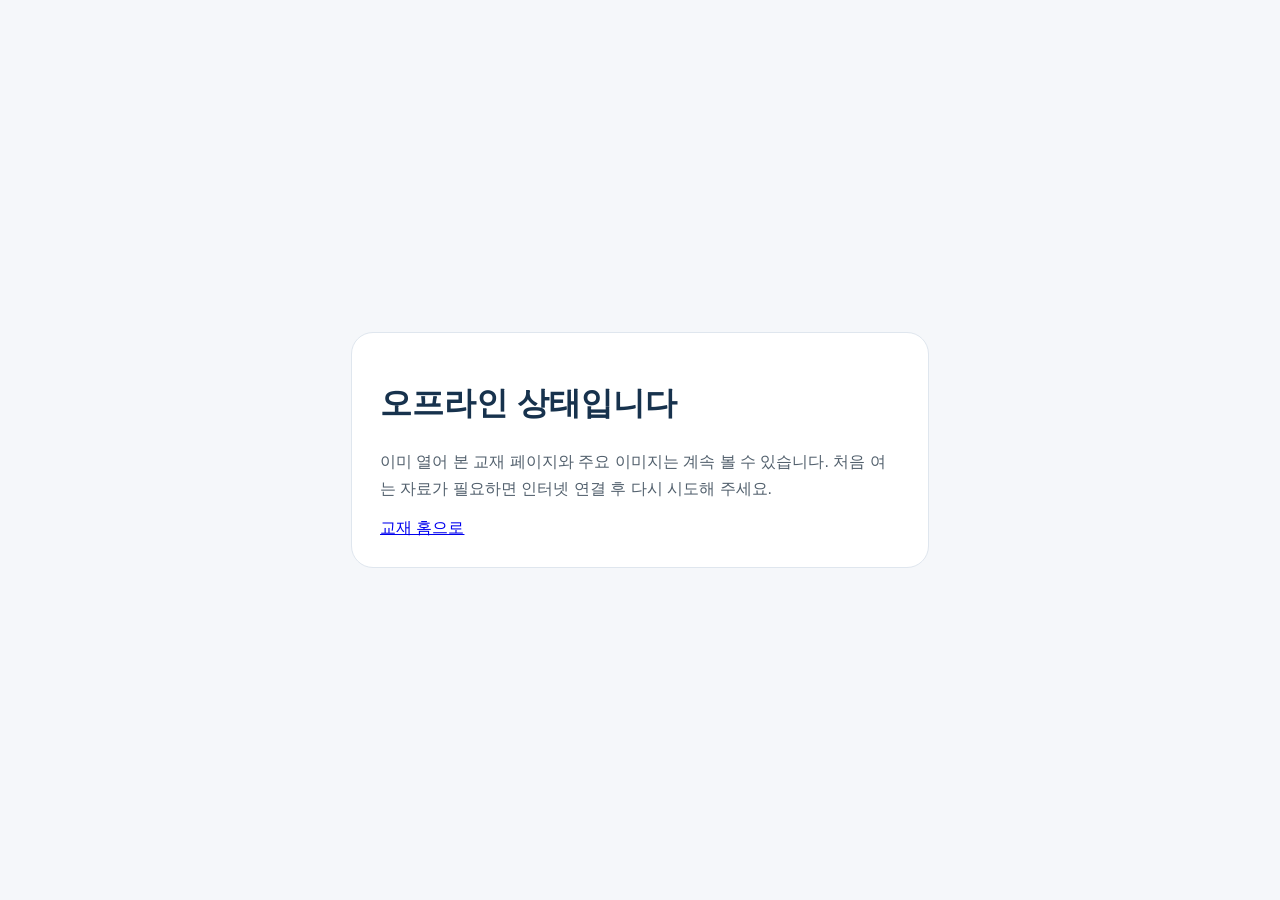
<file: offline.html>
<!doctype html><html lang="ko"><head><meta charset="utf-8"><meta name="viewport" content="width=device-width,initial-scale=1"><title>오프라인 · 제9장 교재</title><style>body{font-family:Arial,sans-serif;background:#f5f7fa;color:#17324d;display:grid;place-items:center;min-height:100vh;margin:0}.c{background:white;border:1px solid #dfe6ee;border-radius:22px;padding:28px;max-width:520px;margin:20px}p{line-height:1.7;color:#52606d}</style></head><body><div class="c"><h1>오프라인 상태입니다</h1><p>이미 열어 본 교재 페이지와 주요 이미지는 계속 볼 수 있습니다. 처음 여는 자료가 필요하면 인터넷 연결 후 다시 시도해 주세요.</p><a href="./index.html">교재 홈으로</a></div></body></html>
</file>
